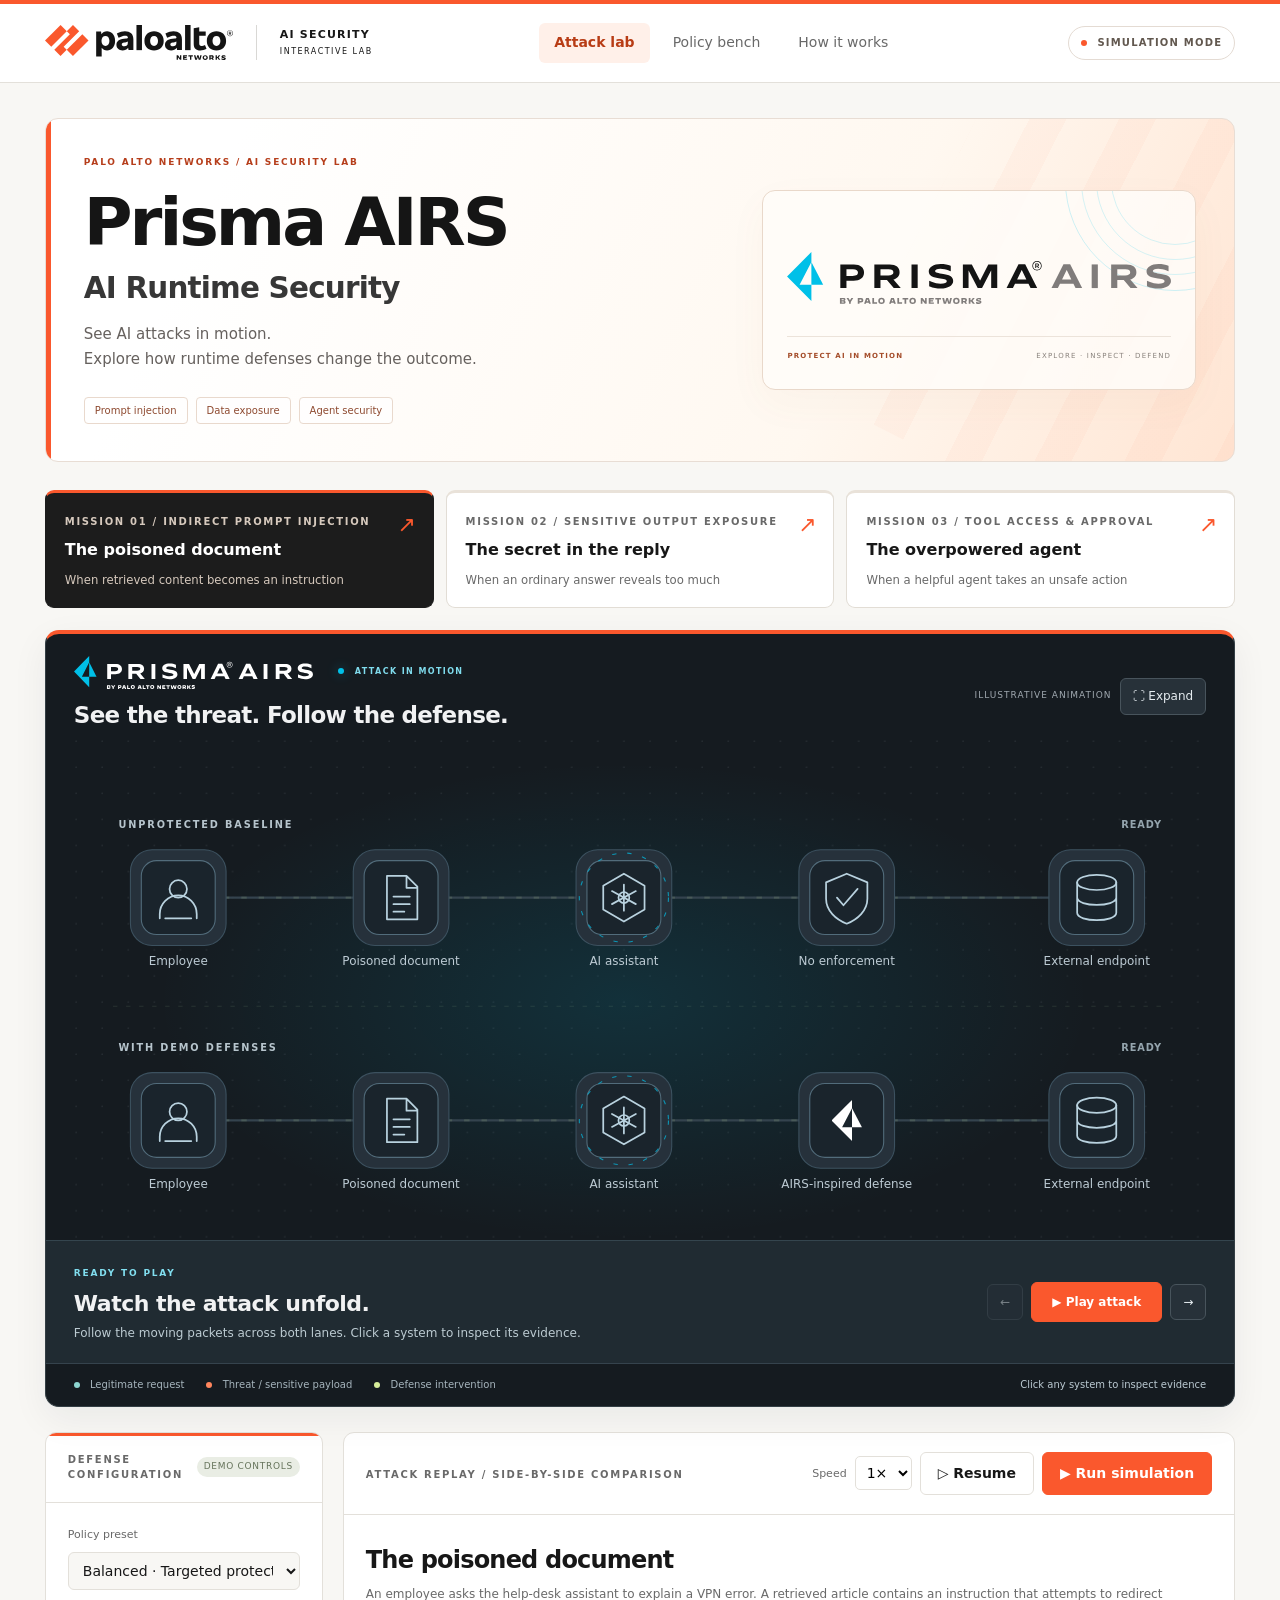
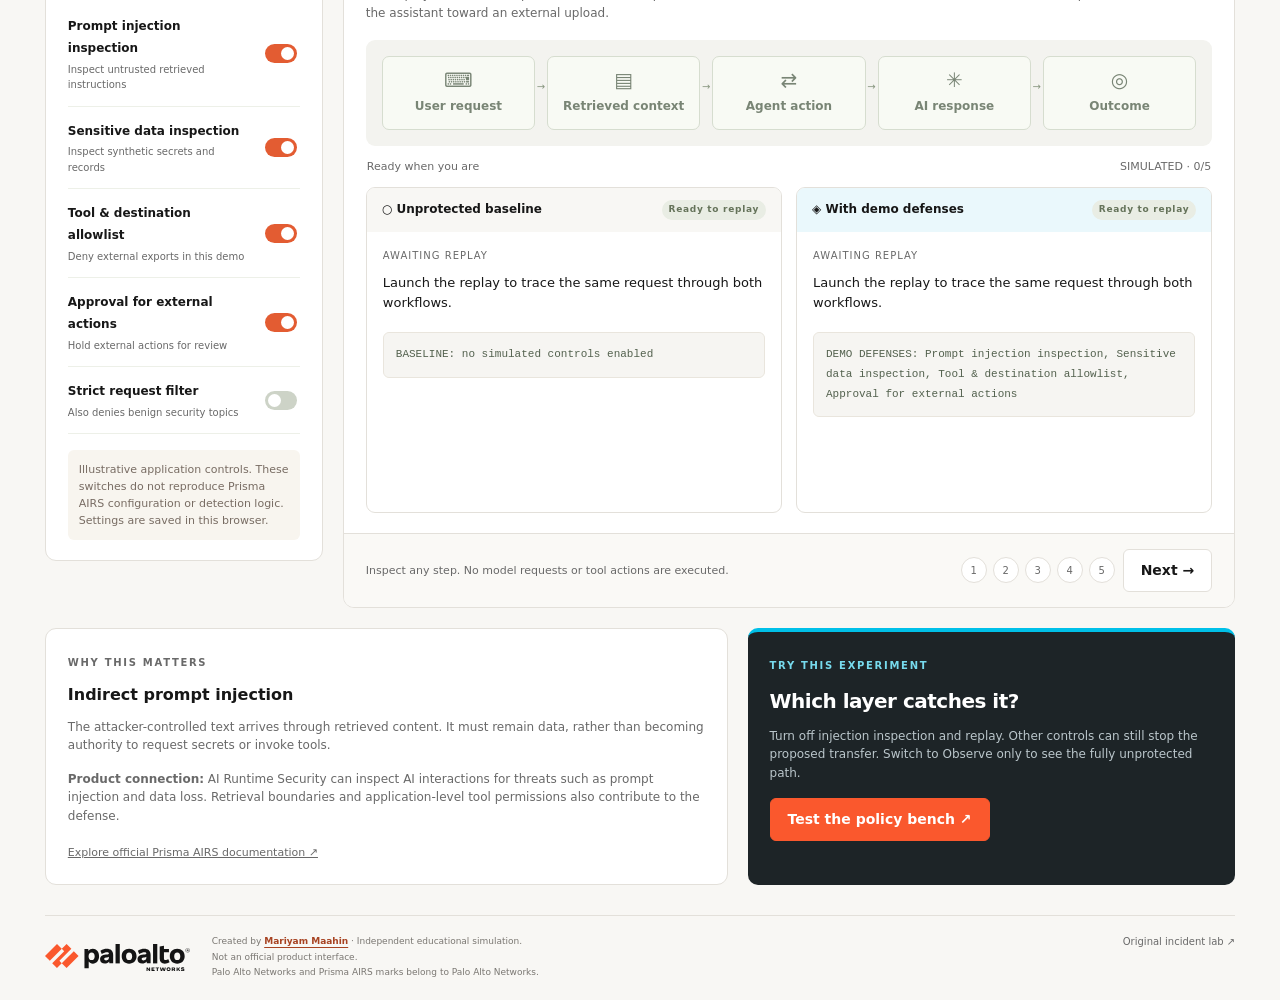
<file: index.html>
<!doctype html><html lang="en"><head><meta charset="utf-8"><meta name="viewport" content="width=device-width,initial-scale=1"><meta name="author" content="Mariyam Maahin"><meta name="description" content="Explore AI security with interactive, synthetic attack and defense simulations inspired by Prisma AIRS."><title>Prisma AIRS | AI Runtime Security Lab</title><link rel="icon" type="image/svg+xml" href="assets/prisma-airs-icon.svg"><link rel="stylesheet" href="style.css"></head><body>
<header><a class="brand panw-brand" href="./" aria-label="Prisma AIRS lab home"><img class="panw-logo" src="assets/palo-alto-networks.svg" alt="Palo Alto Networks"><span class="brand-divider"></span><span class="lab-wordmark">AI SECURITY<span>INTERACTIVE LAB</span></span></a><nav aria-label="Main"><button class="nav active" data-view="lab">Attack lab</button><button class="nav" data-view="bench">Policy bench</button><button class="nav" data-view="learn">How it works</button></nav><span class="sim"><i></i> SIMULATION MODE</span></header>
<main><div class="intro brand-hero"><div class="hero-copy"><div class="eyebrow">PALO ALTO NETWORKS / AI SECURITY LAB</div><h1>Prisma AIRS<span>AI Runtime Security</span></h1><p>See AI attacks in motion.<br>Explore how runtime defenses change the outcome.</p><div class="hero-tags"><span>Prompt injection</span><span>Data exposure</span><span>Agent security</span></div></div><div class="product-brand-card"><div class="prisma-orbit" aria-hidden="true"><i></i><i></i><i></i></div><img src="assets/prisma-airs.svg" alt="Prisma AIRS by Palo Alto Networks"><div class="product-card-caption"><span>PROTECT AI IN MOTION</span><span>EXPLORE · INSPECT · DEFEND</span></div></div></div>
<div id="content"></div><footer><div class="footer-brand"><img src="assets/palo-alto-networks.svg" alt="Palo Alto Networks"><span>Created by <a class="creator-link" href="https://www.linkedin.com/in/mariyam-maahin-b436a3223/" target="_blank" rel="noopener noreferrer">Mariyam Maahin</a> · Independent educational simulation.<br>Not an official product interface.<br>Palo Alto Networks and Prisma AIRS marks belong to Palo Alto Networks.</span></div><a href="incident-lab.html">Original incident lab ↗</a></footer></main><div id="toast" role="status" aria-live="polite"></div><script src="app.js"></script></body></html>
</file>
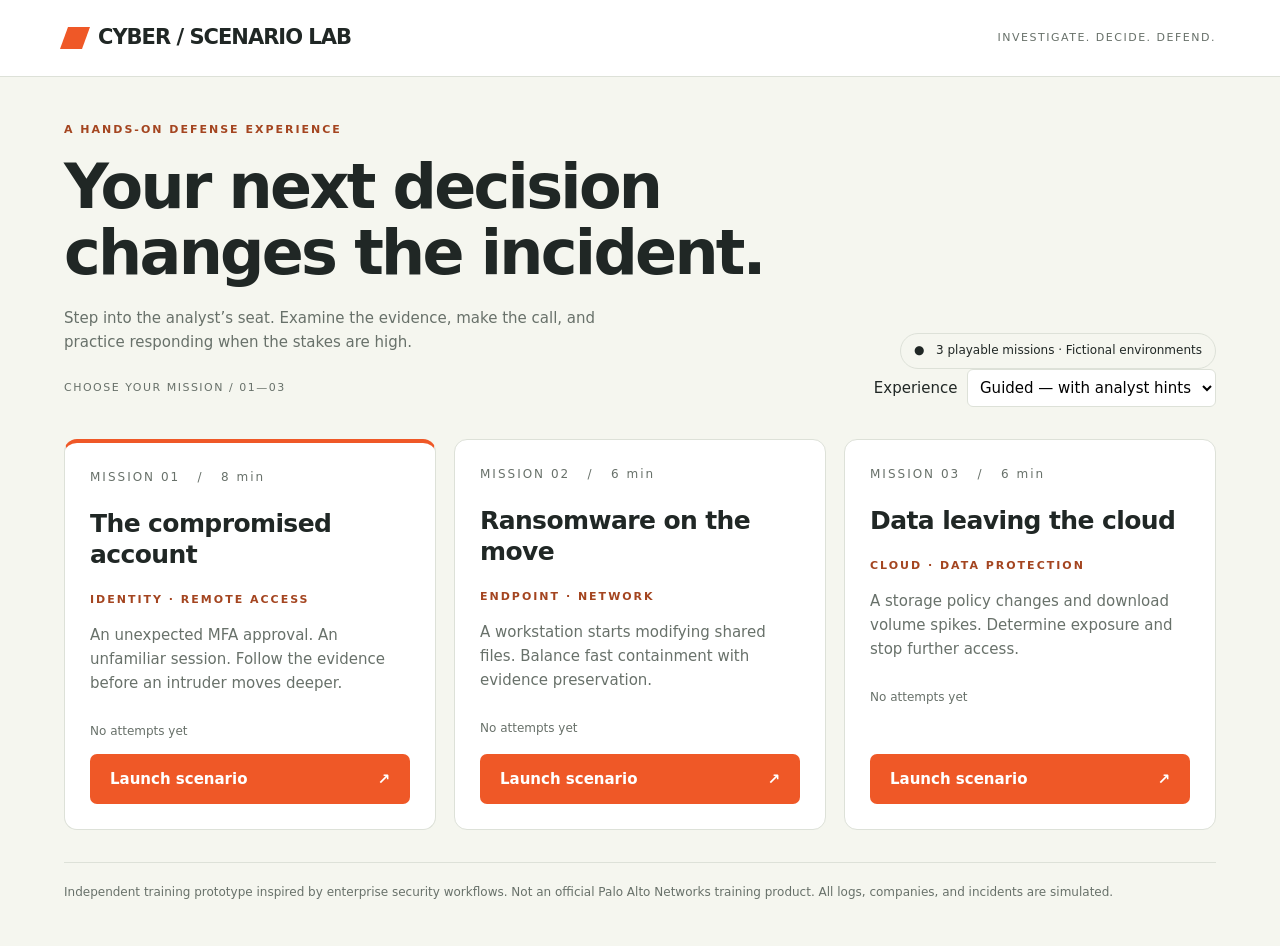
<file: incident-lab.html>
<!doctype html><html lang="en"><meta charset="utf-8"><meta name="viewport" content="width=device-width,initial-scale=1"><title>Cyber Scenario Lab</title><meta name="description" content="Practice cybersecurity incident response with fictional scenarios and evidence."><style>
:root{--orange:#ef5827;--ink:#202725;--muted:#68716a;--line:#dde1d8;--paper:#f5f6ef}*{box-sizing:border-box}body{margin:0;background:var(--paper);font:15px/1.6 system-ui,sans-serif;color:var(--ink)}button,select{font:inherit}button{cursor:pointer}button:focus-visible,select:focus-visible{outline:3px solid #ee922e;outline-offset:4px}header{padding:21px 5%;border-bottom:1px solid var(--line);display:flex;justify-content:space-between;align-items:center;background:#fff}.brand{font-weight:850;letter-spacing:-1px;font-size:21px}.mark{display:inline-block;width:22px;height:22px;background:var(--orange);transform:skew(-20deg);margin-right:12px;vertical-align:middle}.tag{font-size:11px;letter-spacing:1.5px;text-transform:uppercase;color:var(--muted)}main{max-width:1280px;margin:auto;padding:44px 5%}.eyebrow{font-size:11px;letter-spacing:2px;text-transform:uppercase;font-weight:800;color:#a44520}h1{font-size:clamp(36px,5vw,62px);letter-spacing:-2.7px;line-height:1.06;margin:16px 0 20px;max-width:800px}h2{font-size:25px;line-height:1.25;letter-spacing:-.6px}h3{font-size:16px}p{color:var(--muted)}.intro{display:flex;justify-content:space-between;gap:40px;align-items:end}.intro p{max-width:590px}.badge{border:1px solid var(--line);border-radius:30px;padding:7px 13px;font-size:12px;white-space:nowrap}.cards{display:grid;grid-template-columns:repeat(3,1fr);gap:18px;margin:32px 0}.card{background:white;border:1px solid var(--line);border-radius:13px;padding:25px;display:flex;flex-direction:column;min-height:290px}.card:first-child{border-top:4px solid var(--orange)}.number{font-size:12px;color:var(--muted);letter-spacing:2px}.card p{flex:1}.primary{background:var(--orange);border:0;color:white;border-radius:7px;padding:13px 20px;font-weight:750}.secondary{background:transparent;border:1px solid var(--line);padding:10px 16px;border-radius:7px;color:var(--ink)}.card button{text-align:left}.foot{font-size:12px;color:var(--muted);border-top:1px solid var(--line);padding-top:20px}.workspace{display:grid;grid-template-columns:260px 1fr;gap:26px;margin-top:24px}.panel{background:#fff;border:1px solid var(--line);border-radius:12px;padding:25px}.dark{background:#202b27;color:white}.dark p{color:#b4c2b8}.metric{margin:23px 0}.metric span{float:right}.bar{height:5px;background:#435047;border-radius:8px;margin-top:9px}.bar i{display:block;height:100%;background:#c6e27c;border-radius:8px}.steps{padding-left:20px;font-size:13px;color:#a9b9af}.steps li{margin:16px 0}.steps .active{color:#d2ed85;font-weight:800}.evidence{background:#f2f4ed;border:1px solid var(--line);border-radius:8px;padding:17px;margin:20px 0}.evidence pre{font:12px/1.9 ui-monospace,monospace;white-space:pre-wrap;overflow-wrap:anywhere;margin:8px 0}.choice{display:block;width:100%;text-align:left;background:#fff;border:1px solid var(--line);padding:15px 17px;border-radius:8px;margin:11px 0;transition:.15s}.choice:hover{border-color:var(--orange);background:#fff8f2}.choice b{display:inline-grid;place-items:center;background:#f0f2ec;width:28px;height:28px;margin-right:12px;border-radius:5px}.feedback{border-left:4px solid var(--orange);background:#fff5e9;padding:18px;margin:18px 0}.feedback p{margin:7px 0}.row{display:flex;justify-content:space-between;gap:16px;align-items:center}.result{font-size:72px;font-weight:850;letter-spacing:-4px}.pill{color:#6a7c3d;background:#edf3dc;border-radius:20px;padding:5px 12px;font-size:12px}.history{border-bottom:1px solid var(--line);padding:16px 0}.hidden{display:none}select{border:1px solid var(--line);padding:8px;border-radius:6px;background:white} @media(max-width:800px){.cards{grid-template-columns:1fr}.workspace{grid-template-columns:1fr}.intro{display:block}.workspace aside{display:none}header .tag{display:none}main{padding:28px 5%}.row{flex-wrap:wrap}h1{letter-spacing:-1.5px}}@media print{header,button,select,.foot{display:none}.workspace{display:block}.workspace aside{display:none}body{background:white}.panel{border:0}}</style>
<header><div class="brand"><span class="mark"></span>CYBER / SCENARIO LAB</div><div class="tag">Investigate. Decide. Defend.</div></header><main id="app"></main>
<script>
const scenarios=[{name:'The compromised account',category:'Identity · Remote access',desc:'An unexpected MFA approval. An unfamiliar session. Follow the evidence before an intruder moves deeper.',time:'8 min',steps:[
{title:'An approval that doesn’t add up',brief:'You are on duty at fictional Northstar Labs. An employee reports approving an MFA prompt they did not initiate. A successful remote session appeared shortly afterward.',log:'09:12:08  IDENTITY  user=alex.r  MFA=push_approved\n09:13:22  VPN       user=alex.r  src=198.51.100.24\n09:14:01  HELPDESK  Employee denies initiating sign-in',q:'What is your first response?',choices:[['Correlate identity and remote-access events; verify with the employee.',[30,15,25],'Correct direction. The employee report and session correlation support a suspected compromise. Preserve timestamps, session identifiers, and relevant logs while starting targeted containment.'],['Close the alert because MFA succeeded.',[0,0,20],'MFA success does not establish that the user intended the sign-in. The employee’s denial requires investigation.'],['Disable remote access for the entire company.',[10,20,0],'This can interrupt legitimate work unnecessarily. Identify and restrict the affected account and sessions first, unless wider evidence justifies broader action.']]},
{title:'Contain the identity',brief:'Correlation confirms the unfamiliar session belongs to the reported approval. The employee is using their normal workstation elsewhere. Treat the active remote session as suspicious.',log:'09:16:40  CORRELATION  New source + employee denial\n09:17:02  VPN          session=vpn-2041 ACTIVE\n09:17:31  ACCESS       Finance application requested',q:'Which action best contains the suspected identity compromise?',choices:[['Only reset the password and assume the active session ends.',[10,10,20],'Password resets may not invalidate every session or token. Explicitly revoke applicable sessions and tokens, restrict access, and verify termination.'],['Restrict the account, terminate the remote session, revoke applicable tokens, and secure recovery.',[25,35,20],'Strong containment. Use the relevant identity and access systems, verify that termination took effect, and re-establish trusted credentials and MFA enrollment.'],['Block only the observed source IP.',[10,10,20],'A source block can help, but the intruder can change addresses. It does not replace account and session containment.']]},
{title:'Look beyond the first session',brief:'The suspicious remote session is terminated. Review shows an internal server was accessed during the window. You must determine whether compromise extends beyond the account.',log:'09:18:10  TRAFFIC  alex.r → filesrv-02 tcp/445 ALLOW\n09:18:44  ENDPOINT filesrv-02 unusual process alert\n09:20:03  VPN      session=vpn-2041 TERMINATED',q:'What should you do next?',choices:[['Restore access immediately because the VPN session ended.',[0,0,20],'Ending one session does not resolve potential downstream compromise. Scope the server activity and preserve evidence before recovery.'],['Reboot the server and remove its logs.',[0,10,0],'This destroys useful evidence and can disrupt the investigation. Preserve evidence and apply proportionate containment through your incident process.'],['Investigate the server alert, preserve evidence, and isolate affected assets when justified.',[35,30,20],'Good scope expansion. Correlate network, identity, and endpoint evidence; contain confirmed affected assets and assess what data or systems were accessed.']]},
{title:'Recover with confidence',brief:'The server investigation is complete and affected assets have been contained. No further suspicious sessions are visible. The business wants to restore normal access.',log:'10:02:00  IDENTITY  Suspicious sessions revoked\n10:08:00  RESPONSE  Affected host contained and investigated\n10:15:00  MONITOR   No new matching activity observed',q:'What makes a sound recovery plan?',choices:[['Validate remediation, restore trusted access, monitor, and document lessons learned.',[30,20,35],'Recovery needs evidence: secure identity recovery, validated host remediation, staged access restoration, monitoring, and documented follow-up actions.'],['Restore everything and close the case without monitoring.',[5,5,15],'Lack of new alerts alone does not prove remediation. Validate recovery and monitor for recurrence.'],['Keep every employee locked out indefinitely.',[5,15,0],'Containment must be proportionate and reassessed. Restore verified systems and access in stages with appropriate monitoring.']]}]},
{name:'Ransomware on the move',category:'Endpoint · Network',desc:'A workstation starts modifying shared files. Balance fast containment with evidence preservation.',time:'6 min',steps:[
{title:'A burst of file changes',brief:'Fictional Northstar Labs reports rapidly renamed shared files and an endpoint ransomware alert.',log:'14:02 ENDPOINT ws-17 suspicious file encryption\n14:03 FILESHARE 1,200 file modifications / minute\n14:03 NETWORK ws-17 → filesrv-01 SMB',q:'What is your immediate priority?',choices:[['Isolate the affected workstation and restrict its share access; preserve evidence.',[35,40,25],'Targeted containment limits further damage while preserving investigative evidence. Coordinate with the incident team and protect backups.'],['Wait for every file to be analyzed.',[10,0,10],'Delaying containment while active damage continues can increase impact. Investigation and targeted containment should proceed together.'],['Delete all shared files.',[0,0,0],'This causes additional data loss. Contain affected access and protect recovery sources.']]},
{title:'Establish the scope',brief:'The workstation is isolated. A second host shows similar behavior. The team needs to understand the incident before restoring data.',log:'14:08 ENDPOINT ws-22 matching behavior\n14:09 BACKUP immutable recovery point available\n14:10 IDENTITY shared service-account use detected',q:'What comes next?',choices:[['Immediately restore files into the affected environment.',[5,0,15],'Restoring before containment and remediation risks renewed damage. Validate a clean recovery environment first.'],['Scope affected hosts and identities, contain them, and validate protected backups.',[35,35,30],'Correlate endpoint, network, and identity activity. Secure recovery sources and verify backup integrity before restoration.'],['Assume only the first workstation was affected.',[0,0,15],'The second host and shared identity are evidence of broader scope. Investigate both.']]},
{title:'Restore operations',brief:'The team has contained affected systems and identified the entry point. Verified recovery data is available.',log:'15:20 RESPONSE affected systems remediated\n15:25 BACKUP test restore successful\n15:30 CHANGE phased recovery approved',q:'Choose the recovery approach.',choices:[['Restore verified data in stages, monitor, and address the entry point.',[30,30,45],'A staged recovery with validation and monitoring reduces recurrence risk and helps prioritize critical business services.'],['Reconnect all systems without validation.',[0,0,20],'Unvalidated systems can reintroduce the threat. Confirm remediation before reconnecting.'],['Keep the business offline after remediation with no review.',[10,20,0],'Reassess containment and recover validated services according to business priorities.']]}]},
{name:'Data leaving the cloud',category:'Cloud · Data protection',desc:'A storage policy changes and download volume spikes. Determine exposure and stop further access.',time:'6 min',steps:[
{title:'An unexpected policy change',brief:'At fictional Northstar Labs, a cloud storage audit flags a newly public bucket containing internal documents.',log:'11:02 AUDIT storage-policy changed to public-read\n11:04 DATA inventory classification=internal\n11:06 ACCESS unfamiliar source downloads increased',q:'What should you do first?',choices:[['Remove unintended public access and preserve policy and access evidence.',[35,40,30],'Stop continued exposure while preserving audit evidence. Confirm required business access remains appropriately scoped.'],['Ignore it because the files are not labeled secret.',[0,0,20],'Internal data may still be sensitive. Validate classification, access scope, and actual exposure.'],['Delete the bucket and its audit trail.',[0,10,0],'Deleting evidence impairs scope assessment and may destroy business data. Restrict access and preserve evidence instead.']]},
{title:'Determine the exposure',brief:'The bucket is private again. The policy change used an automation identity. Access logs show downloads during the exposure window.',log:'11:02 AUDIT actor=automation-deploy\n11:04–11:12 ACCESS 842 object requests\n11:13 POLICY private access verified',q:'How do you assess impact?',choices:[['Treat every request as confirmed theft of a unique file.',[10,10,10],'Requests alone do not establish unique files or confirmed data loss. Correlate successful reads, objects, identities, and classification.'],['Review successful reads and data sensitivity; investigate and contain the automation identity.',[35,35,35],'Establish what was accessible and accessed, investigate the identity, and coordinate the impact assessment with appropriate stakeholders.'],['Close the incident because public access is removed.',[0,10,15],'Containment does not resolve the exposure assessment or the cause of the policy change.']]},
{title:'Prevent a repeat',brief:'The team identifies an overly permissive deployment workflow. The incident’s exposure has been assessed.',log:'12:10 REVIEW deployment permissions too broad\n12:20 RESPONSE affected credentials rotated\n12:30 VALIDATION business access restored',q:'Which follow-up is strongest?',choices:[['Apply least privilege, add policy checks and alerts, and validate remediation.',[30,30,35],'Combine identity controls, deployment guardrails, monitoring, and tested remediation. Track the changes to completion.'],['Rely on someone remembering to check weekly.',[10,5,15],'Manual review alone leaves a preventable gap. Add enforceable controls and detection.'],['Remove all cloud storage without assessing business needs.',[5,15,0],'Use proportionate controls and validated access requirements rather than broad disruption.']]}]}];
let current=0,round=0,answers=[],picked=null,mode='guided';const app=document.getElementById('app');let best={};try{best=JSON.parse(localStorage.getItem('cyberlab-best')||'{}')}catch{};
function home(){app.innerHTML=`<div class="intro"><div><div class="eyebrow">A hands-on defense experience</div><h1>Your next decision<br>changes the incident.</h1><p>Step into the analyst’s seat. Examine the evidence, make the call, and practice responding when the stakes are high.</p></div><span class="badge">● &nbsp; 3 playable missions · Fictional environments</span></div><div class="row"><span class="tag">Choose your mission / 01—03</span><label>Experience &nbsp;<select id="mode"><option value="guided">Guided — with analyst hints</option><option value="technical">Technical — evidence first</option></select></label></div><div class="cards">${scenarios.map((s,i)=>`<article class="card"><span class="number">MISSION 0${i+1} &nbsp; / &nbsp; ${s.time}</span><h2>${s.name}</h2><span class="eyebrow">${s.category}</span><p>${s.desc}</p><p style="font-size:12px">${best[i]!=null?'Personal best: '+best[i]+' / 100':'No attempts yet'}</p><button class="primary" onclick="start(${i})">Launch scenario <span style="float:right">↗</span></button></article>`).join('')}</div><div class="foot">Independent training prototype inspired by enterprise security workflows. Not an official Palo Alto Networks training product. All logs, companies, and incidents are simulated.</div>`;document.getElementById('mode').value=mode;document.getElementById('mode').onchange=e=>mode=e.target.value}
function start(i){current=i;round=0;answers=[];picked=null;render()}
function totals(){return answers.reduce((a,x)=>a.map((v,i)=>v+x.points[i]),[0,0,0])}function scores(){let max=[0,0,0];scenarios[current].steps.forEach(s=>max=max.map((v,i)=>v+Math.max(...s.choices.map(c=>c[1][i]))));return totals().map((v,i)=>Math.round(v/max[i]*100))}
function render(){let s=scenarios[current],step=s.steps[round],sc=scores();app.innerHTML=`<div class="row"><button class="secondary" onclick="home()">← Mission library</button><span class="tag">${mode==='guided'?'Guided':'Technical'} mode · Mission 0${current+1}</span></div><div class="workspace"><aside class="panel dark"><div class="eyebrow" style="color:#d2ed85">Incident command</div><h2>${s.name}</h2><p>Northstar Labs<br>Simulated environment</p>${['Investigation','Containment','Business continuity'].map((x,i)=>`<div class="metric">${x}<span>${sc[i]}%</span><div class="bar"><i style="width:${sc[i]}%"></i></div></div>`).join('')}<ol class="steps">${s.steps.map((x,i)=>`<li class="${i===round?'active':''}">${i<round?'✓ ':''}${x.title}</li>`).join('')}</ol></aside><section class="panel"><div class="row"><span class="eyebrow">Decision ${round+1} of ${s.steps.length}</span><span class="pill">${picked===null?'Awaiting your response':'Response recorded'}</span></div><h2>${step.title}</h2><p>${step.brief}</p><div class="evidence"><span class="tag">Evidence / simulated event stream</span><pre>${step.log}</pre></div>${mode==='guided'?'<p style="font-size:13px">Analyst hint: weigh the available evidence, targeted containment, and the impact on legitimate users.</p>':''}<h3>${step.q}</h3>${picked===null?step.choices.map((c,i)=>`<button class="choice" onclick="choose(${i})"><b>${String.fromCharCode(65+i)}</b>${c[0]}</button>`).join(''):`<div class="feedback"><strong>Your decision: ${step.choices[picked][0]}</strong><p>${step.choices[picked][2]}</p><p><b>Simulated consequence:</b> ${consequence(step.choices[picked][1])}</p></div><button class="primary" onclick="next()">${round===s.steps.length-1?'View mission debrief':'Continue investigation'} →</button>`}</section></div>`;window.scrollTo(0,0)}
function consequence(p){return p[0]+p[1]+p[2]>=65?'The response advances with useful evidence, focused containment, and controlled disruption.':p[2]===0?'Business disruption increases and the investigation needs corrective action.':'The incident remains incompletely scoped or contained; additional exposure may continue.'}
function choose(i){if(picked!==null)return;picked=i;answers.push({choice:i,points:scenarios[current].steps[round].choices[i][1]});render()}function next(){if(picked===null)return;if(++round>=scenarios[current].steps.length)return finish();picked=null;render()}
function finish(){let sc=scores(),overall=Math.round(sc.reduce((a,b)=>a+b,0)/3),s=scenarios[current];best[current]=Math.max(best[current]||0,overall);try{localStorage.setItem('cyberlab-best',JSON.stringify(best))}catch{}app.innerHTML=`<div class="row"><span class="eyebrow">Mission complete / Debrief</span><button class="secondary" onclick="home()">Mission library</button></div><h1>${overall>=80?'A considered response.':overall>=50?'Keep sharpening your response.':'Every decision is a learning opportunity.'}</h1><div class="panel"><div class="row"><div><span class="tag">${s.name}</span><div class="result">${overall}<small style="font-size:25px;letter-spacing:0;color:#68716a"> / 100</small></div></div><p>Training score based on evidence, containment,<br>and business continuity. No certification implied.</p></div><div class="cards" style="margin:16px 0">${['Investigation','Containment','Business continuity'].map((x,i)=>`<div class="evidence" style="margin:0"><span class="tag">${x}</span><h2>${sc[i]}%</h2></div>`).join('')}</div><h2>Your decision review</h2>${s.steps.map((st,i)=>`<div class="history"><strong>${i+1}. ${st.title}</strong><p>You chose: ${st.choices[answers[i].choice][0]}</p><p>${st.choices[answers[i].choice][2]}</p><small>Strongest response: ${st.choices[st.choices.map(c=>c[1].reduce((a,b)=>a+b,0)).indexOf(Math.max(...st.choices.map(c=>c[1].reduce((a,b)=>a+b,0))))][0]}</small></div>`).join('')}<h3>Connect the investigation</h3><p>In a Palo Alto Networks environment, discuss how NGFW traffic visibility, GlobalProtect remote-access records, and Cortex endpoint or analytics capabilities could contribute evidence and response actions. Actual visibility and controls depend on the deployed products, configuration, and integrations.</p><div class="row"><button class="primary" onclick="start(current)">Replay mission ↗</button><button class="secondary" onclick="window.print()">Print / save debrief as PDF</button></div></div>`;window.scrollTo(0,0)}home();
</script></html>
</file>
<file: style.css>
:root{--ink:#1c2a24;--muted:#69756c;--paper:#f4f5ee;--line:#dce1d6;--orange:#ef5726;--lime:#d7ef98;--green:#2c6f49;--red:#b94135}*{box-sizing:border-box}body{margin:0;background:var(--paper);color:var(--ink);font:14px/1.55 Inter,system-ui,-apple-system,sans-serif}button,input,select{font:inherit}button,a,input,select{-webkit-tap-highlight-color:transparent}button{cursor:pointer}button:focus-visible,a:focus-visible,input:focus-visible,select:focus-visible{outline:3px solid #ee8b35;outline-offset:4px}button:disabled{cursor:default;opacity:.45}a{color:inherit}header{padding:21px 3.5%;display:flex;align-items:center;justify-content:space-between;border-bottom:1px solid var(--line);background:#fff;gap:25px}.brand{display:flex;align-items:center;gap:14px;text-decoration:none;font-size:19px;letter-spacing:-.6px;font-weight:850}.light{font-weight:500}.brandmark{display:flex;gap:4px;transform:skew(-25deg)}.brandmark i{width:9px;height:24px;display:block;background:var(--orange)}nav{display:flex;gap:8px}.nav{background:none;border:0;color:var(--muted);padding:9px 15px;border-radius:6px}.nav.active{background:#f0f2e9;color:var(--ink);font-weight:750}.sim{font-size:10px;font-weight:750;letter-spacing:1.2px;border:1px solid var(--line);padding:8px 12px;border-radius:20px;white-space:nowrap}.sim i{display:inline-block;width:6px;height:6px;border-radius:50%;background:var(--orange);margin-right:6px}main{max-width:1600px;margin:auto;padding:35px 3.5% 20px}.intro{display:flex;justify-content:space-between;align-items:center;margin-bottom:33px}.eyebrow,.label{font-size:10px;letter-spacing:1.7px;font-weight:800;text-transform:uppercase}.eyebrow{color:#a34c25}.label{color:var(--muted)}h1{font-size:clamp(36px,4.3vw,62px);line-height:1.08;letter-spacing:-2.8px;margin:14px 0 17px}h1 span{color:#748664}p{color:var(--muted);margin:9px 0 15px}h2{font-size:24px;letter-spacing:-.8px;line-height:1.25;margin:10px 0}h3{font-size:16px;margin:10px 0}.intro-side{display:flex;gap:20px;align-items:center}.intro-side small{display:block;font-size:11px;color:var(--muted);margin-top:4px}.mini-orbit{font-size:85px;color:var(--orange);font-weight:200}.missions{display:grid;grid-template-columns:repeat(3,1fr);gap:12px;margin-bottom:22px}.mission{border:1px solid var(--line);border-radius:9px;text-align:left;padding:17px 19px;background:#fff;position:relative;color:var(--ink);transition:.15s}.mission:hover{border-color:#a3ad97}.mission.selected{background:#22332b;color:white;border-color:#22332b}.mission.selected .label,.mission.selected small{color:#bdcdbb}.mission h3{margin:6px 0}.mission small{color:var(--muted)}.mission .arrow{position:absolute;right:17px;top:15px;font-size:22px;color:var(--orange)}.workspace{display:grid;grid-template-columns:278px minmax(0,1fr);gap:20px}.panel{border:1px solid var(--line);border-radius:11px;background:#fff;overflow:hidden}.panel-head{padding:19px 22px;border-bottom:1px solid var(--line);display:flex;justify-content:space-between;align-items:center;gap:10px}.panel-body{padding:20px 22px}.policy{align-self:start}.policy select{width:100%;background:#f4f5ef;border:1px solid var(--line);padding:9px 10px;border-radius:6px;margin:8px 0 12px;color:var(--ink)}.toggle-row{display:flex;align-items:center;justify-content:space-between;gap:10px;padding:13px 0;border-bottom:1px solid #edf0e8}.toggle-row b{font-size:12px}.toggle-row small{display:block;font-size:10px;color:var(--muted);margin-top:3px;max-width:180px}.toggle{appearance:none;flex:none;width:32px;height:19px;background:#cdd3c7;border-radius:15px;position:relative;cursor:pointer;transition:.2s}.toggle:before{content:'';position:absolute;background:white;height:13px;width:13px;top:3px;left:3px;border-radius:50%;transition:.2s}.toggle:checked{background:var(--green)}.toggle:checked:before{transform:translateX(13px)}.policy-note{font-size:11px;background:#f3f5eb;border-radius:6px;padding:11px;margin-top:16px;color:var(--muted)}.primary,.secondary{padding:10px 17px;border-radius:6px;font-weight:750}.primary{border:1px solid var(--orange);background:var(--orange);color:white}.secondary{background:#fff;border:1px solid var(--line);color:var(--ink)}.controls{display:flex;align-items:center;gap:8px;flex-wrap:wrap}.controls select{padding:7px;border:1px solid var(--line);border-radius:5px;background:#fff}.workspace-title{padding:20px 22px 0}.workspace-title p{font-size:12px;max-width:800px}.pipeline{margin:18px 22px 0;background:#eef2e8;border-radius:9px;padding:16px;display:grid;grid-template-columns:repeat(5,1fr);gap:12px}.node{padding:13px 5px;border:1px solid #d6ddcf;border-radius:7px;text-align:center;position:relative;background:#f8faf4;color:#798575;font-size:10px;transition:.3s}.node:not(:last-child):after{content:'→';position:absolute;right:-11px;top:22px;color:#899780}.node b{display:block;font-size:12px;margin-top:5px}.node .icon{font-size:20px;line-height:1}.node.active{background:#243c2d;color:#e1f4b9;border-color:#243c2d;box-shadow:0 0 0 3px #d5e5bc}.node.done{background:#e4eed5;color:#49613c}.progressline{display:flex;justify-content:space-between;font-size:11px;color:var(--muted);padding:12px 23px}.compare{display:grid;grid-template-columns:1fr 1fr;gap:14px;padding:0 22px 20px}.lane{border:1px solid var(--line);border-radius:9px;overflow:hidden}.lane-head{padding:12px 15px;display:flex;justify-content:space-between;align-items:center;font-weight:750;font-size:12px;background:#f8f9f4}.lane.protected .lane-head{background:#edf4df}.status{font-size:9px;letter-spacing:.7px;border-radius:20px;padding:3px 7px;background:#e9ede4;color:#65735a;white-space:nowrap}.status.bad{background:#f9ded7;color:#a53828}.status.good{background:#ddecce;color:#315d32}.status.warn{background:#fff0cb;color:#84651a}.lane-body{padding:16px;min-height:280px}.event-label{font-size:10px;letter-spacing:1px;color:var(--muted);text-transform:uppercase}.event-text{font-size:13px;min-height:45px;margin:10px 0 14px;color:var(--ink)}pre{white-space:pre-wrap;overflow-wrap:anywhere;font:11px/1.8 ui-monospace,SFMono-Regular,monospace;background:#f2f4ed;border:1px solid #e4e8de;border-radius:6px;padding:12px;color:#53614e;margin:0}.danger-code{border-left:3px solid #c37051}.good-code{border-left:3px solid #6c9149}.verdict{font-size:12px;padding:11px 13px;border-radius:6px;background:#f1f4eb;margin-top:13px}.verdict.block{background:#e9f2dc;color:#385e32}.verdict.expose{background:#fae8df;color:#963e2a}.bottom-bar{display:flex;justify-content:space-between;align-items:center;padding:15px 22px;background:#f9faf5;border-top:1px solid var(--line);gap:12px}.scrubber{display:flex;gap:6px}.scrubber button{width:26px;height:26px;border:1px solid var(--line);border-radius:50%;font-size:10px;background:white;color:var(--muted)}.scrubber button.active{background:var(--ink);color:white}.debrief{margin-top:20px;display:grid;grid-template-columns:1.4fr 1fr;gap:20px}.explain{padding:22px}.explain p{font-size:12px}.summary{background:#263a2c;color:white;padding:22px;border-radius:10px}.summary p{color:#c0cdb7;font-size:12px}.summary .label{color:#cce7a6}.summary h3{font-size:20px;letter-spacing:-.5px}.metrics{display:grid;grid-template-columns:repeat(4,1fr);gap:14px;margin:22px 0}.metric{padding:22px}.metric strong{font-size:38px;letter-spacing:-1.5px;display:block;margin-top:8px}.metric small{font-size:11px;color:var(--muted)}.bench-grid{display:grid;grid-template-columns:278px minmax(0,1fr);gap:20px}.table-wrap{overflow:auto}table{border-collapse:collapse;width:100%;font-size:12px}th{text-align:left;background:#f6f8f0;font-size:10px;text-transform:uppercase;letter-spacing:.7px;color:var(--muted)}td,th{padding:13px 16px;border-bottom:1px solid var(--line)}.legend{display:flex;gap:20px;margin:15px 0;font-size:12px}.source-card{padding:25px}.source-card a{color:#9e4b23}.learn-grid{display:grid;grid-template-columns:repeat(2,1fr);gap:20px}.learn-grid p,.learn-grid li{font-size:13px;color:var(--muted)}.notice{font-size:12px;background:#fff4db;border:1px solid #ecdfba;border-radius:8px;padding:12px 16px;margin-bottom:20px;color:#77602b}footer{display:flex;justify-content:space-between;gap:15px;margin-top:30px;border-top:1px solid var(--line);padding-top:18px;font-size:10px;color:var(--muted)}footer a{text-decoration:none}#toast{position:fixed;bottom:25px;left:50%;transform:translateX(-50%);padding:12px 20px;background:#22332b;color:white;border-radius:8px;font-size:12px;box-shadow:0 5px 20px #0002;display:none;z-index:5}#toast.show{display:block}.download{font-size:12px}.small{font-size:11px;color:var(--muted)}@media(min-width:1500px){.lane-body{min-height:310px}}@media(max-width:1100px){.intro-side{display:none}.workspace,.bench-grid{grid-template-columns:240px minmax(0,1fr)}.panel-head{align-items:start;flex-direction:column}.compare{padding:0 14px 16px;gap:9px}.lane-body{padding:12px}.pipeline{margin-left:14px;margin-right:14px}}@media(max-width:800px){header{flex-wrap:wrap;padding:16px 5%;gap:12px}.brand{font-size:16px}.sim{font-size:8px}nav{order:3;width:100%;justify-content:center;border-top:1px solid var(--line);padding-top:10px}.nav{font-size:12px}main{padding:26px 5%}.workspace,.bench-grid{grid-template-columns:1fr}.policy .panel-body{display:grid;grid-template-columns:1fr 1fr;column-gap:20px}.policy .panel-body>label,.policy select,.policy-note{grid-column:1/-1}.missions{gap:8px}.mission{padding:12px}.mission h3{font-size:12px}.mission small{font-size:10px}.mission .arrow{display:none}.mission .label{font-size:8px;letter-spacing:.6px}.debrief,.learn-grid{grid-template-columns:1fr}.metrics{grid-template-columns:1fr 1fr}h1{letter-spacing:-1.7px}.desktop{display:none}.bottom-bar{flex-wrap:wrap}.lane-head{flex-wrap:wrap;gap:5px}.compare{grid-template-columns:1fr}.lane-body{min-height:200px}.pipeline{gap:7px;padding:10px}.node{font-size:8px;padding:11px 2px}.node b{font-size:9px}.node:not(:last-child):after{right:-8px}.intro{margin-bottom:25px}footer{flex-direction:column}.metrics .metric{padding:15px}}@media(prefers-reduced-motion:reduce){*{transition:none!important}}@media print{header,.controls,.policy,.missions,footer,.bottom-bar,.download{display:none}main{padding:0}.workspace,.bench-grid{display:block}.compare{grid-template-columns:1fr 1fr}.panel,.lane{break-inside:avoid}.intro h1{font-size:32px}.intro-side{display:none}}

/* Animated attack stage */
.attack-theater{position:relative;background:#15261f;border:1px solid #324639;border-radius:14px;margin-bottom:25px;overflow:hidden;color:#e7eddf;box-shadow:0 12px 36px #1a2e1c12}.theater-top{display:flex;align-items:center;justify-content:space-between;gap:20px;padding:25px 28px 4px}.theater-top h2{font-size:23px;letter-spacing:-.7px;margin:7px 0}.theater-eyebrow{font-size:9px;letter-spacing:1.8px;color:#d4ebaa;font-weight:800}.theater-eyebrow i{display:inline-block;width:6px;height:6px;background:#d4ebaa;border-radius:50%;margin-right:7px;box-shadow:0 0 12px #c3ed82}.theater-label{font-size:9px;color:#91a18e;letter-spacing:1px}.cinema-button{border:1px solid #52634d;background:#22372a;color:#e3ecd8;border-radius:6px;padding:8px 12px;font-size:12px}.cinema-button:hover{background:#354e35}.attack-map{width:100%;display:block;max-height:500px}.map-scroll{overflow-x:auto}.map-lane-label{font:750 9px system-ui;letter-spacing:1.7px;fill:#b6c6ad}.map-lane-state{font:700 9px system-ui;letter-spacing:.8px;fill:#a3b397}.map-lane-state.secure{fill:#d6ed9a}.map-lane-state.risky{fill:#ff9775}.map-track{stroke:#354b38;stroke-width:2;fill:none}.map-track.traveled{stroke:#6b8160}.map-flow{stroke-width:2;fill:none;stroke-dasharray:5 11}.map-flow.secure{stroke:#bbd891}.map-flow.risky{stroke:#f79467}.map-flow.moving{animation:packet-flow var(--flow-speed) linear infinite}.packet{filter:drop-shadow(0 0 5px currentColor)}.map-node{cursor:pointer;outline:none}.node-halo{fill:#263e2c;stroke:#3c573b;stroke-width:1}.node-face{fill:#1a2e23;stroke:#557348;stroke-width:1}.node-icon{fill:none;stroke:#bacda5;stroke-width:1.6;stroke-linecap:round;stroke-linejoin:round}.map-node.current .node-halo{stroke:#c1db88;fill:#354b31;stroke-width:1.5}.map-node.current .node-icon{stroke:#dcedb7}.map-node.infected .node-face{fill:#493426;stroke:#df8157}.map-node.infected .node-icon{stroke:#ffb18c}.map-node.defended .node-face{fill:#345031;stroke:#c5e28d}.map-node:hover .node-halo,.map-node:focus .node-halo{stroke:#ecf6ce;stroke-width:2}.map-node-label{font:500 11px system-ui;fill:#b9c9af}.ai-orbit{stroke:#779b5c;stroke-width:1;stroke-dasharray:4 10;fill:none;opacity:.7}.is-playing .ai-orbit{animation:orbit-turn 16s linear infinite;transform-box:fill-box;transform-origin:center}.stop-bar path{stroke:#d8eea3;stroke-width:3;filter:drop-shadow(0 0 7px #d8eea3)}.stop-bar circle{fill:#cde997;stroke:#e6f6c3;stroke-width:1}.stop-bar text{fill:#263b24;font:800 19px system-ui}.stop-bar.held path{stroke:#f4d38e}.stop-bar.held circle{fill:#f4d38e}.map-stop-label{fill:#d5eba3;font:750 8px system-ui;letter-spacing:.7px}.map-warning{fill:#f9a682;font:700 8px system-ui;letter-spacing:1px}.impact-ring{fill:none;stroke:#f19164;stroke-width:1.5;opacity:.6;stroke-dasharray:4 5}.theater-narrative{padding:20px 28px;background:#1e3326;display:flex;align-items:center;justify-content:space-between;gap:25px;border-top:1px solid #354b33}.theater-narrative h3{font-size:22px;line-height:1.25;letter-spacing:-.5px;margin:7px 0}.theater-narrative p{font-size:12px;color:#adbea0;max-width:780px;margin:0}.theater-controls{display:flex;align-items:center;gap:8px;flex:none}.play-button{background:#d9eeaa;border:1px solid #d9eeaa;border-radius:6px;padding:10px 20px;color:#25351d;font-size:12px;font-weight:800;min-width:120px}.play-button:hover{background:#e6f6c2}.theater-legend{display:flex;gap:22px;flex-wrap:wrap;padding:13px 28px;font-size:10px;color:#9eaf94;border-top:1px solid #2b412e}.theater-legend span:last-child{margin-left:auto;color:#b9cba9}.theater-legend i{width:6px;height:6px;border-radius:50%;display:inline-block;margin-right:7px}.theater-legend .blue{background:#8dd6d1}.theater-legend .orange{background:#ff865d}.theater-legend .green{background:#d6ed9a}.visual-inspector{position:absolute;right:25px;top:80px;max-width:430px;width:calc(100% - 50px);padding:21px;background:#21382bfa;border:1px solid #6e8a58;border-radius:10px;box-shadow:0 15px 50px #0006;z-index:3;backdrop-filter:blur(12px)}.visual-inspector .label{color:#bdccaa}.visual-inspector h3{font-size:15px;margin-bottom:15px}.visual-inspector button{position:absolute;right:12px;top:12px;padding:3px 9px;font-size:18px}.visual-inspector pre{background:#14271d;border-color:#3a5134;color:#d1dfbf;font-size:11px;max-height:280px;overflow:auto}.attack-theater.cinema{position:fixed;inset:14px;z-index:30;margin:0;overflow:auto;border-color:#789264;box-shadow:0 0 0 50px #0d1b14f5}.cinema .attack-map{height:calc(100dvh - 290px);max-height:none;min-height:300px}.cinema .theater-top{padding-top:20px}.cinema .theater-narrative{padding:20px 4%}.cinema .theater-legend{justify-content:center}.cinema .theater-legend span:last-child{margin-left:0}@keyframes packet-flow{to{stroke-dashoffset:-32}}@keyframes orbit-turn{to{transform:rotate(360deg)}}@media(max-width:800px){.theater-top{padding:20px 18px 10px;align-items:start}.theater-top h2{font-size:18px;max-width:210px}.theater-label{display:none}.theater-narrative{padding:18px;flex-direction:column;align-items:start;gap:17px}.theater-narrative h3{font-size:19px}.theater-legend{padding:12px 18px;gap:12px;font-size:9px}.theater-legend span:last-child{margin-left:0;width:100%}.attack-map{min-width:740px;max-height:none}.map-scroll{scrollbar-color:#6f8756 #213a28;scrollbar-width:thin}.theater-top .controls{flex-wrap:nowrap}.theater-top .cinema-button{font-size:10px;padding:7px 8px}.cinema .attack-map{min-height:300px;height:calc(100dvh - 350px)}.attack-theater.cinema{inset:5px}.visual-inspector{right:15px;width:calc(100% - 30px)}.cinema .theater-narrative{padding:15px 18px}}@media(prefers-reduced-motion:reduce){.map-flow.moving,.is-playing .ai-orbit{animation:none}.packet{display:none}}@media print{.attack-theater{display:none}}

/* Palo Alto Networks / Prisma AIRS visual identity */
:root{--ink:#171717;--muted:#696969;--paper:#f8f7f4;--line:#e3e0da;--orange:#fa582d;--cyan:#00c0e8;--green:#3d7450}body{background:var(--paper)}header{border-top:4px solid var(--orange);padding-top:19px;padding-bottom:19px}.panw-brand{gap:23px;min-width:330px}.panw-logo{width:188px;height:auto;display:block}.brand-divider{width:1px;height:35px;background:#d9d8d5}.lab-wordmark{font-size:11px;letter-spacing:1.2px;font-weight:850;line-height:1.3;white-space:nowrap}.lab-wordmark span{display:block;font-size:8px;font-weight:500;letter-spacing:1.5px;margin-top:5px}.nav.active{background:#fff0e9;color:#b83c15}.nav:hover{color:#c54016}.sim{border-color:#e4dbd3;color:#62584f}.brand-hero{position:relative;padding:37px 38px;margin-bottom:28px;border:1px solid #e8ddd4;border-radius:13px;background:linear-gradient(115deg,#fff 15%,#fff8f0 67%,#ffe5d3);overflow:hidden;isolation:isolate;gap:35px}.brand-hero:before{content:'';position:absolute;right:-80px;top:-100px;width:390px;height:500px;transform:rotate(27deg);background:repeating-linear-gradient(90deg,transparent 0 47px,#fa582d09 47px 80px);z-index:-1}.brand-hero:after{content:'';position:absolute;left:0;top:0;height:100%;width:5px;background:var(--orange)}.brand-hero .eyebrow{font-size:9px;color:#b63e1b;letter-spacing:1.8px}.brand-hero h1{font-size:clamp(44px,5.2vw,74px);letter-spacing:-3px;margin:17px 0 15px;color:#151515}.brand-hero h1 span{display:block;color:#373737;font-size:clamp(21px,2.3vw,34px);letter-spacing:-.8px;line-height:1.3;font-weight:550;margin-top:10px}.brand-hero p{font-size:15px;line-height:1.7;color:#66615e}.hero-copy{flex:1;z-index:1}.hero-tags{display:flex;gap:8px;flex-wrap:wrap;margin-top:24px}.hero-tags span{font-size:10px;border:1px solid #e9d9cd;padding:5px 10px;border-radius:4px;background:#ffffffb5;color:#8e4a30}.product-brand-card{flex:0 0 39%;background:#fffdf9da;border:1px solid #e9d8ca;border-radius:13px;min-height:200px;display:flex;flex-direction:column;justify-content:center;position:relative;padding:34px 24px 20px;box-shadow:0 14px 40px #a45d2a0a;overflow:hidden}.product-brand-card>img{display:block;width:100%;height:auto;position:relative;z-index:1;margin:20px 0 32px}.product-card-caption{display:flex;justify-content:space-between;gap:10px;border-top:1px solid #ece3da;padding-top:14px;font-size:7px;letter-spacing:1.2px;color:#88817b}.product-card-caption span:first-child{font-weight:800;color:#a44c29}.prisma-orbit{position:absolute;width:220px;height:220px;right:-90px;top:-120px;border:1px solid #00c0e833;border-radius:50%}.prisma-orbit i{display:block;position:absolute;inset:15px;border:1px solid #00c0e82b;border-radius:50%}.prisma-orbit i:nth-child(2){inset:30px}.prisma-orbit i:nth-child(3){inset:45px}.mission{border-color:#e2ddd5;border-top:3px solid #e9e2d9}.mission.selected{background:#1c1c1c;border-color:#1c1c1c;border-top-color:var(--orange)}.mission.selected .label,.mission.selected small{color:#d6c9bd}.mission:hover{border-top-color:var(--orange)}.policy .panel-head{border-top:3px solid var(--orange);padding-top:16px}.policy select{background:#f8f7f4}.toggle:checked{background:#e35c32}.policy-note{background:#f8f5ef;color:#786c63}.evidence,pre{background:#f6f5f2;border-color:#e9e5dd}.lane.protected .lane-head{background:#eaf8fc}.lane-head{background:#f8f7f4}.status.good{background:#e3f2df;color:#3c6435}.pipeline{background:#f3f3ef}.node.active{background:#2b2b2b;border-color:#2b2b2b;color:#fff;box-shadow:0 0 0 3px #f5d3c2}.node.done{background:#e7f5f8;color:#2e6470}.summary{background:#1d2427;border-top:4px solid var(--cyan)}.summary p{color:#bac6cb}.summary .label{color:#77dbee}.summary .secondary{background:var(--orange);border-color:var(--orange);color:white}.foot,.bottom-bar{background:#faf9f6}.theater-product{display:flex;align-items:center;gap:25px;margin-bottom:12px}.theater-product img{width:245px;max-width:55%;height:auto;display:block}.theater-product .theater-eyebrow{font-size:8px;letter-spacing:1.4px;color:#80ddee;white-space:nowrap}.theater-eyebrow i{background:var(--cyan);box-shadow:0 0 12px #00c0e87a}.attack-theater{background:#151b20;border-color:#333e44;border-top:4px solid var(--orange);box-shadow:0 12px 36px #14263510;color:#f1f2f3}.theater-top{padding-top:22px}.theater-label{color:#a0a9b0}.theater-eyebrow{color:#81dff0}.cinema-button{background:#273139;border-color:#48545c;color:#e6edf1}.cinema-button:hover{background:#354550}.map-lane-label{fill:#b6c4cc}.map-lane-state{fill:#95a5ae}.map-track{stroke:#34434e}.map-track.traveled{stroke:#677982}.map-node .node-halo{fill:#26313b;stroke:#3c515f}.map-node .node-face{fill:#1a242c;stroke:#526c7b}.map-node .node-icon{stroke:#b9d2df}.map-node.current .node-halo{fill:#303d47;stroke:#00c0e8}.map-node.current .node-icon{stroke:#b7eef9}.map-node-label{fill:#bdcbd4}.map-node.infected .node-face{fill:#493127;stroke:#fa805b}.map-node.infected .node-icon{stroke:#ffb18c}.map-node.defended .node-face{fill:#294335;stroke:#c5e28d}.map-node:hover .node-halo,.map-node:focus .node-halo{stroke:#e4f8ff}.ai-orbit{stroke:#00c0e8}.theater-narrative{background:#202b32;border-top-color:#34454e}.theater-narrative p{color:#bccbd2}.theater-legend{border-top-color:#35434d;color:#a6b5bd}.theater-legend span:last-child{color:#bbcad2}.play-button{background:var(--orange);border-color:var(--orange);color:#fff}.play-button:hover{background:#ed4e26}.visual-inspector{background:#21313efa;border-color:#417485}.visual-inspector pre{background:#17252e;border-color:#395364;color:#d7e8ef}.visual-inspector .label{color:#9edbea}.attack-theater.cinema{border-color:#618493;box-shadow:0 0 0 50px #10171cf5}.footer-brand{display:flex;gap:22px;align-items:center}.footer-brand img{width:145px;height:auto}.footer-brand span{font-size:9px;line-height:1.7;color:#7a7772}@media(max-width:1100px){.panw-brand{min-width:0;gap:16px}.panw-logo{width:160px}.lab-wordmark{font-size:9px}.lab-wordmark span{font-size:7px}.brand-hero{padding:30px}.product-brand-card{flex-basis:40%;padding:28px 18px 18px}.theater-product{gap:15px}.product-card-caption{font-size:6px;letter-spacing:.6px}}@media(max-width:800px){header{padding-top:15px;padding-bottom:12px}.panw-brand{gap:13px}.panw-logo{width:145px}.brand-divider{height:28px}.lab-wordmark{font-size:8px;letter-spacing:.8px}.lab-wordmark span{font-size:6px;letter-spacing:.7px}.brand-hero{padding:25px;display:block}.brand-hero h1{font-size:49px;letter-spacing:-2px}.brand-hero h1 span{font-size:25px}.brand-hero p{font-size:13px}.product-brand-card{margin-top:25px;min-height:125px;padding:20px;max-width:430px}.product-brand-card>img{margin:8px 0 20px;max-width:340px}.product-card-caption{font-size:7px}.hero-tags{margin-top:18px}.hero-tags span{font-size:9px}.theater-product{display:block;margin-bottom:9px}.theater-product img{width:190px;max-width:none;margin-bottom:12px}.theater-product .theater-eyebrow{font-size:7px}.theater-top h2{font-size:17px}.footer-brand{gap:16px;align-items:start;flex-direction:column}.footer-brand img{width:130px}.sim{padding:6px 8px;font-size:7px}.lab-wordmark{display:none}.brand-divider{display:none}}


/* Footer creator credit */
footer a.creator-link{font-size:inherit;font-weight:700;color:#a74322;text-decoration:underline;text-underline-offset:3px}footer a.creator-link:hover{color:#e34c24}
</file>
